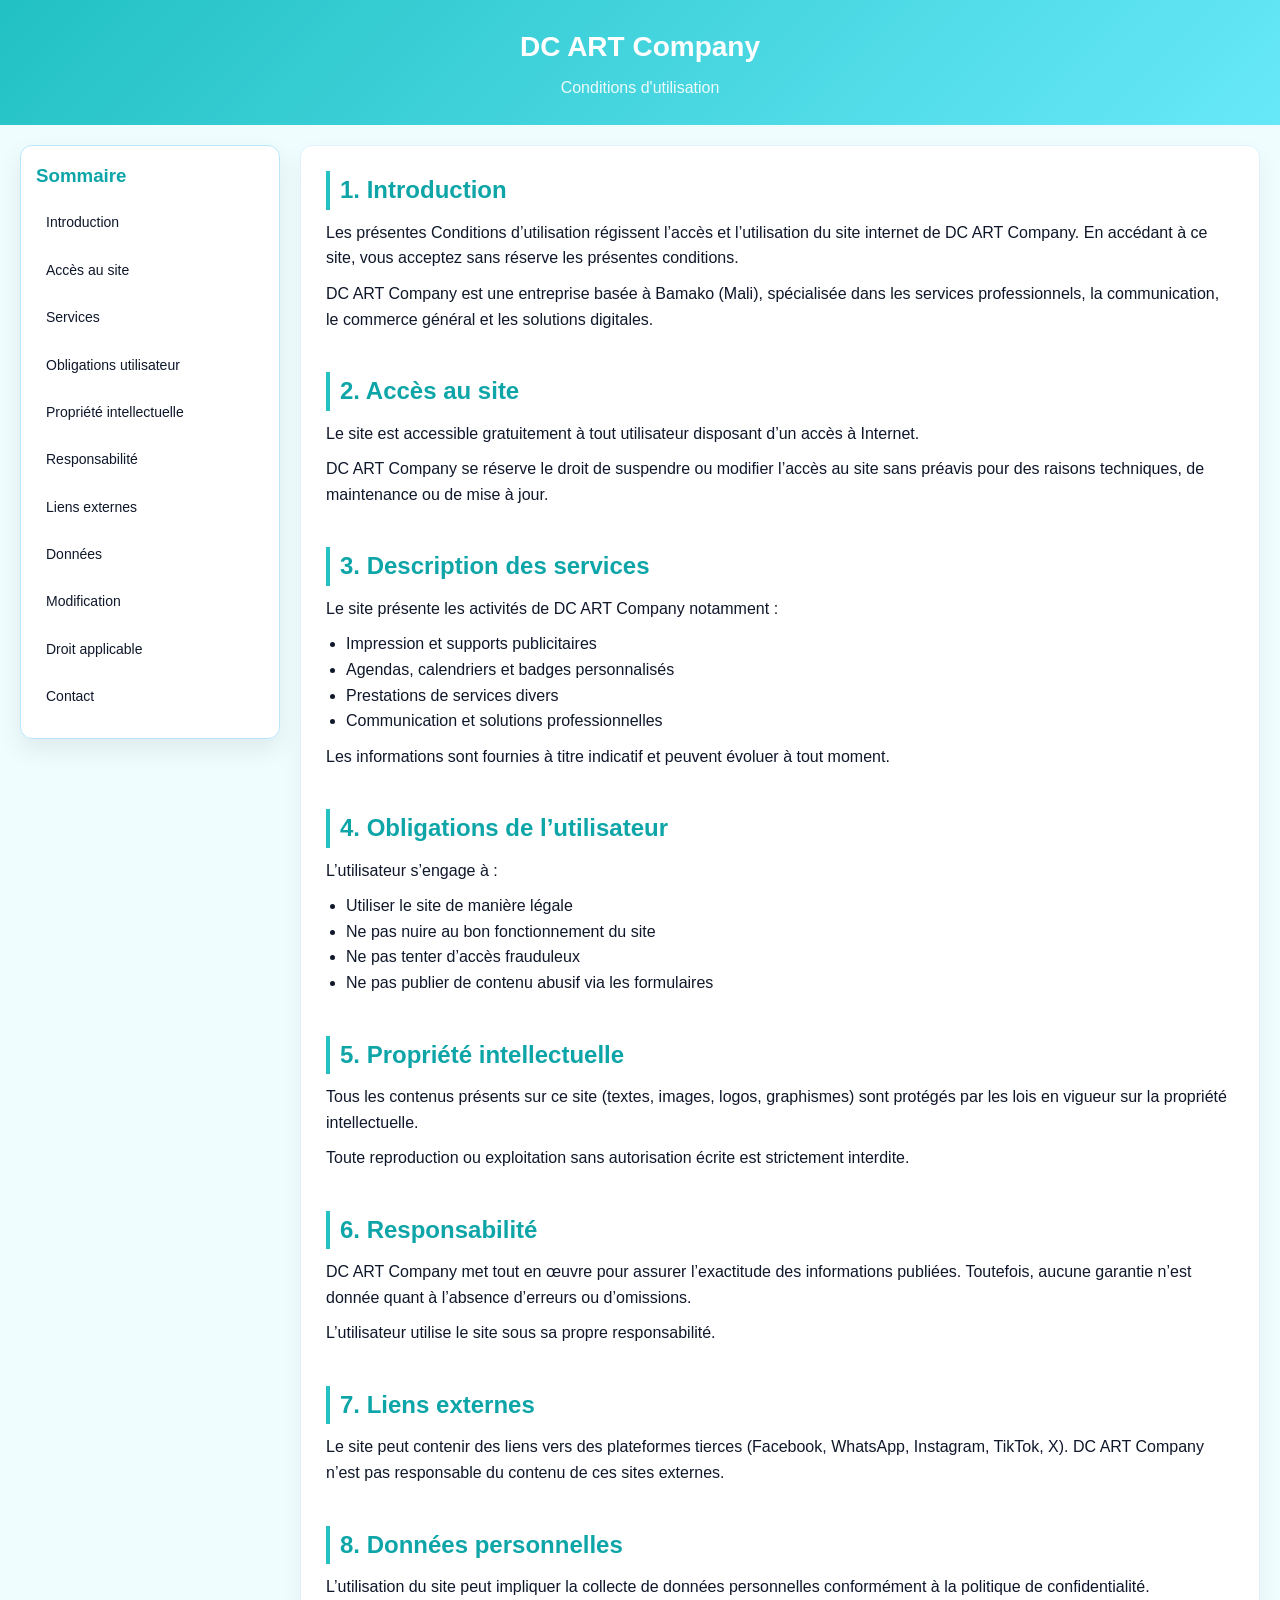
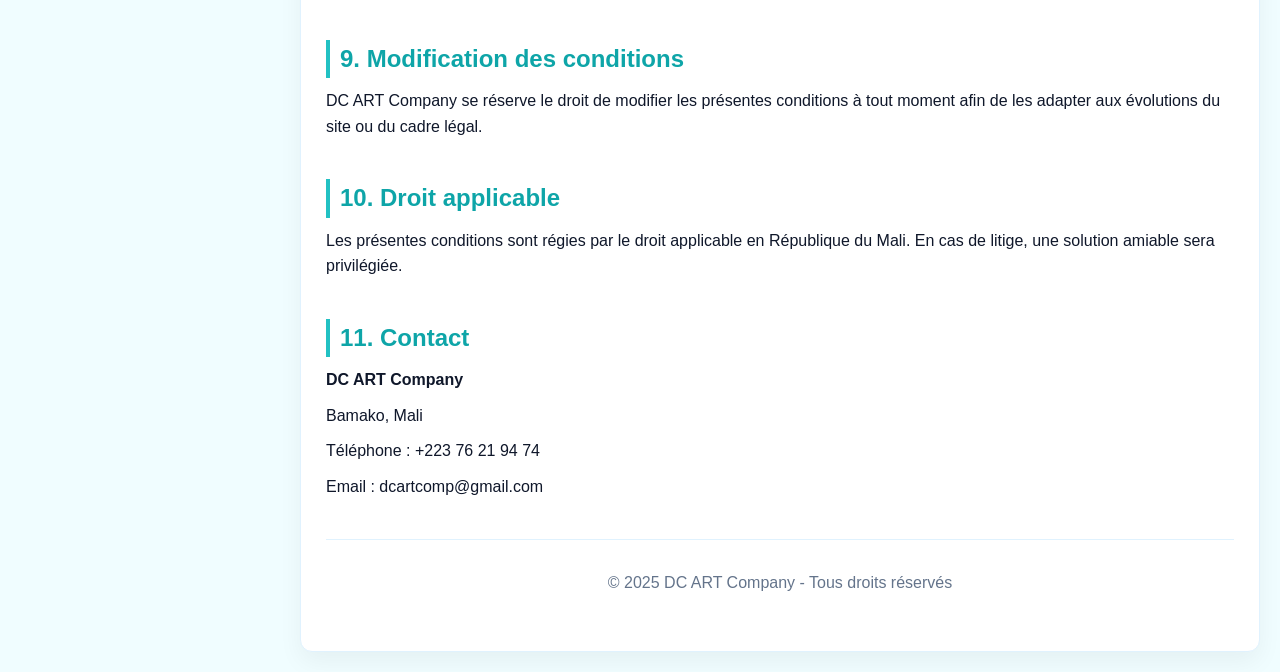
<file: cond.html>
<!DOCTYPE html>
<html lang="fr">
<head>
    <meta charset="UTF-8">
    <meta name="viewport" content="width=device-width, initial-scale=1.0">
    <title>Conditions d'utilisation - DC ART Company</title>

    <link rel="stylesheet" href="cond.css">
    <link rel="stylesheet" href="https://cdnjs.cloudflare.com/ajax/libs/font-awesome/6.5.1/css/all.min.css">
</head>

<body>

<header class="topbar">
    <h1>DC ART Company</h1>
    <p>Conditions d'utilisation</p>
</header>

<div class="container">

    <!-- ================= SIDEBAR ================= -->
    <aside class="sidebar">

        <h3>Sommaire</h3>

        <a href="#intro">Introduction</a>
        <a href="#acces">Accès au site</a>
        <a href="#services">Services</a>
        <a href="#obligations">Obligations utilisateur</a>
        <a href="#propriete">Propriété intellectuelle</a>
        <a href="#responsabilite">Responsabilité</a>
        <a href="#liens">Liens externes</a>
        <a href="#donnees">Données</a>
        <a href="#modification">Modification</a>
        <a href="#droit">Droit applicable</a>
        <a href="#contact">Contact</a>

    </aside>

    <!-- ================= CONTENT ================= -->
    <main class="content">

        <section id="intro">
            <h2>1. Introduction</h2>
            <p>
                Les présentes Conditions d’utilisation régissent l’accès et l’utilisation du site internet de DC ART Company.
                En accédant à ce site, vous acceptez sans réserve les présentes conditions.
            </p>
            <p>
                DC ART Company est une entreprise basée à Bamako (Mali), spécialisée dans les services professionnels,
                la communication, le commerce général et les solutions digitales.
            </p>
        </section>

        <section id="acces">
            <h2>2. Accès au site</h2>
            <p>
                Le site est accessible gratuitement à tout utilisateur disposant d’un accès à Internet.
            </p>
            <p>
                DC ART Company se réserve le droit de suspendre ou modifier l’accès au site sans préavis pour des raisons techniques,
                de maintenance ou de mise à jour.
            </p>
        </section>

        <section id="services">
            <h2>3. Description des services</h2>
            <p>
                Le site présente les activités de DC ART Company notamment :
            </p>
            <ul>
                <li>Impression et supports publicitaires</li>
                <li>Agendas, calendriers et badges personnalisés</li>
                <li>Prestations de services divers</li>
                <li>Communication et solutions professionnelles</li>
            </ul>
            <p>
                Les informations sont fournies à titre indicatif et peuvent évoluer à tout moment.
            </p>
        </section>

        <section id="obligations">
            <h2>4. Obligations de l’utilisateur</h2>
            <p>L’utilisateur s’engage à :</p>
            <ul>
                <li>Utiliser le site de manière légale</li>
                <li>Ne pas nuire au bon fonctionnement du site</li>
                <li>Ne pas tenter d’accès frauduleux</li>
                <li>Ne pas publier de contenu abusif via les formulaires</li>
            </ul>
        </section>

        <section id="propriete">
            <h2>5. Propriété intellectuelle</h2>
            <p>
                Tous les contenus présents sur ce site (textes, images, logos, graphismes) sont protégés par les lois en vigueur
                sur la propriété intellectuelle.
            </p>
            <p>
                Toute reproduction ou exploitation sans autorisation écrite est strictement interdite.
            </p>
        </section>

        <section id="responsabilite">
            <h2>6. Responsabilité</h2>
            <p>
                DC ART Company met tout en œuvre pour assurer l’exactitude des informations publiées.
                Toutefois, aucune garantie n’est donnée quant à l’absence d’erreurs ou d’omissions.
            </p>
            <p>
                L’utilisateur utilise le site sous sa propre responsabilité.
            </p>
        </section>

        <section id="liens">
            <h2>7. Liens externes</h2>
            <p>
                Le site peut contenir des liens vers des plateformes tierces (Facebook, WhatsApp, Instagram, TikTok, X).
                DC ART Company n’est pas responsable du contenu de ces sites externes.
            </p>
        </section>

        <section id="donnees">
            <h2>8. Données personnelles</h2>
            <p>
                L’utilisation du site peut impliquer la collecte de données personnelles conformément à la politique de confidentialité.
            </p>
        </section>

        <section id="modification">
            <h2>9. Modification des conditions</h2>
            <p>
                DC ART Company se réserve le droit de modifier les présentes conditions à tout moment afin de les adapter
                aux évolutions du site ou du cadre légal.
            </p>
        </section>

        <section id="droit">
            <h2>10. Droit applicable</h2>
            <p>
                Les présentes conditions sont régies par le droit applicable en République du Mali.
                En cas de litige, une solution amiable sera privilégiée.
            </p>
        </section>

        <section id="contact">
            <h2>11. Contact</h2>

            <p><strong>DC ART Company</strong></p>
            <p>Bamako, Mali</p>
            <p>Téléphone : +223 76 21 94 74</p>
            <p>Email : dcartcomp@gmail.com</p>

        </section>

        <footer class="footer">
            <p>© 2025 DC ART Company - Tous droits réservés</p>
        </footer>

    </main>

</div>

</body>
</html>
</file>
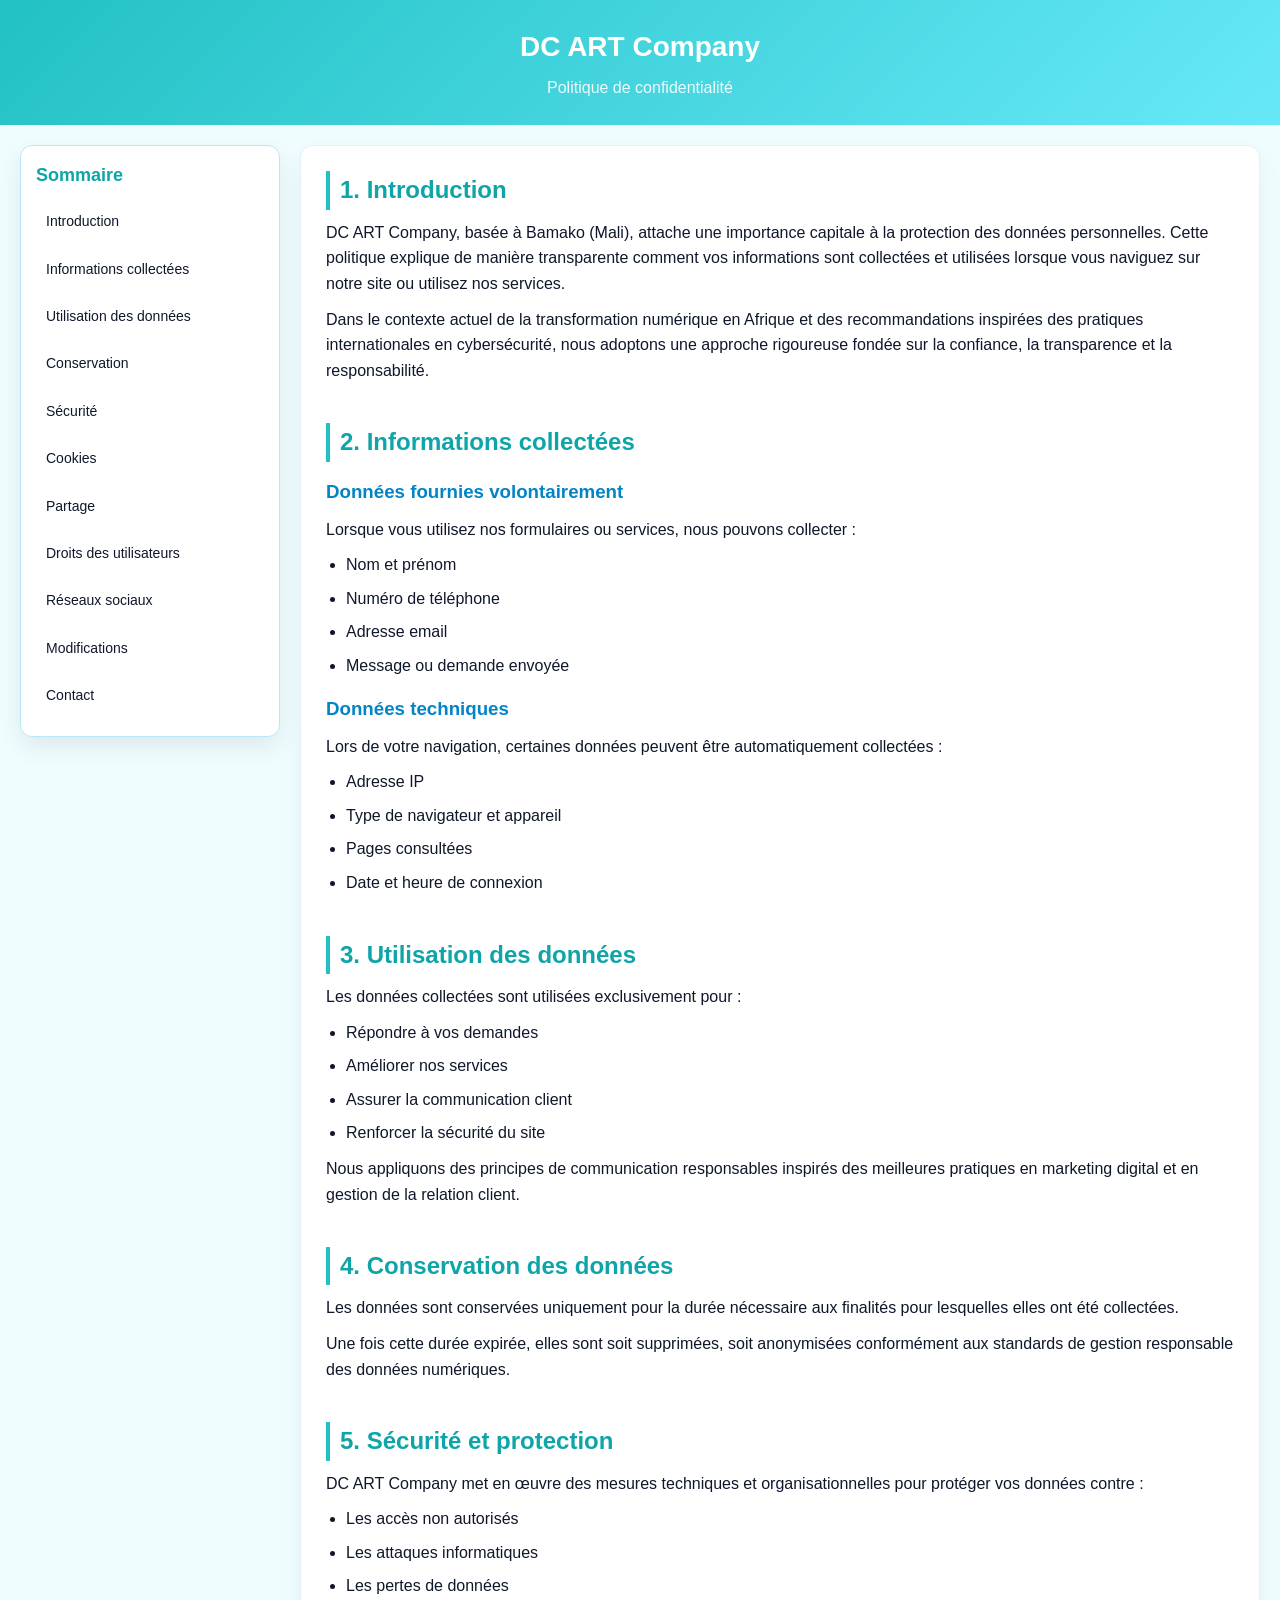
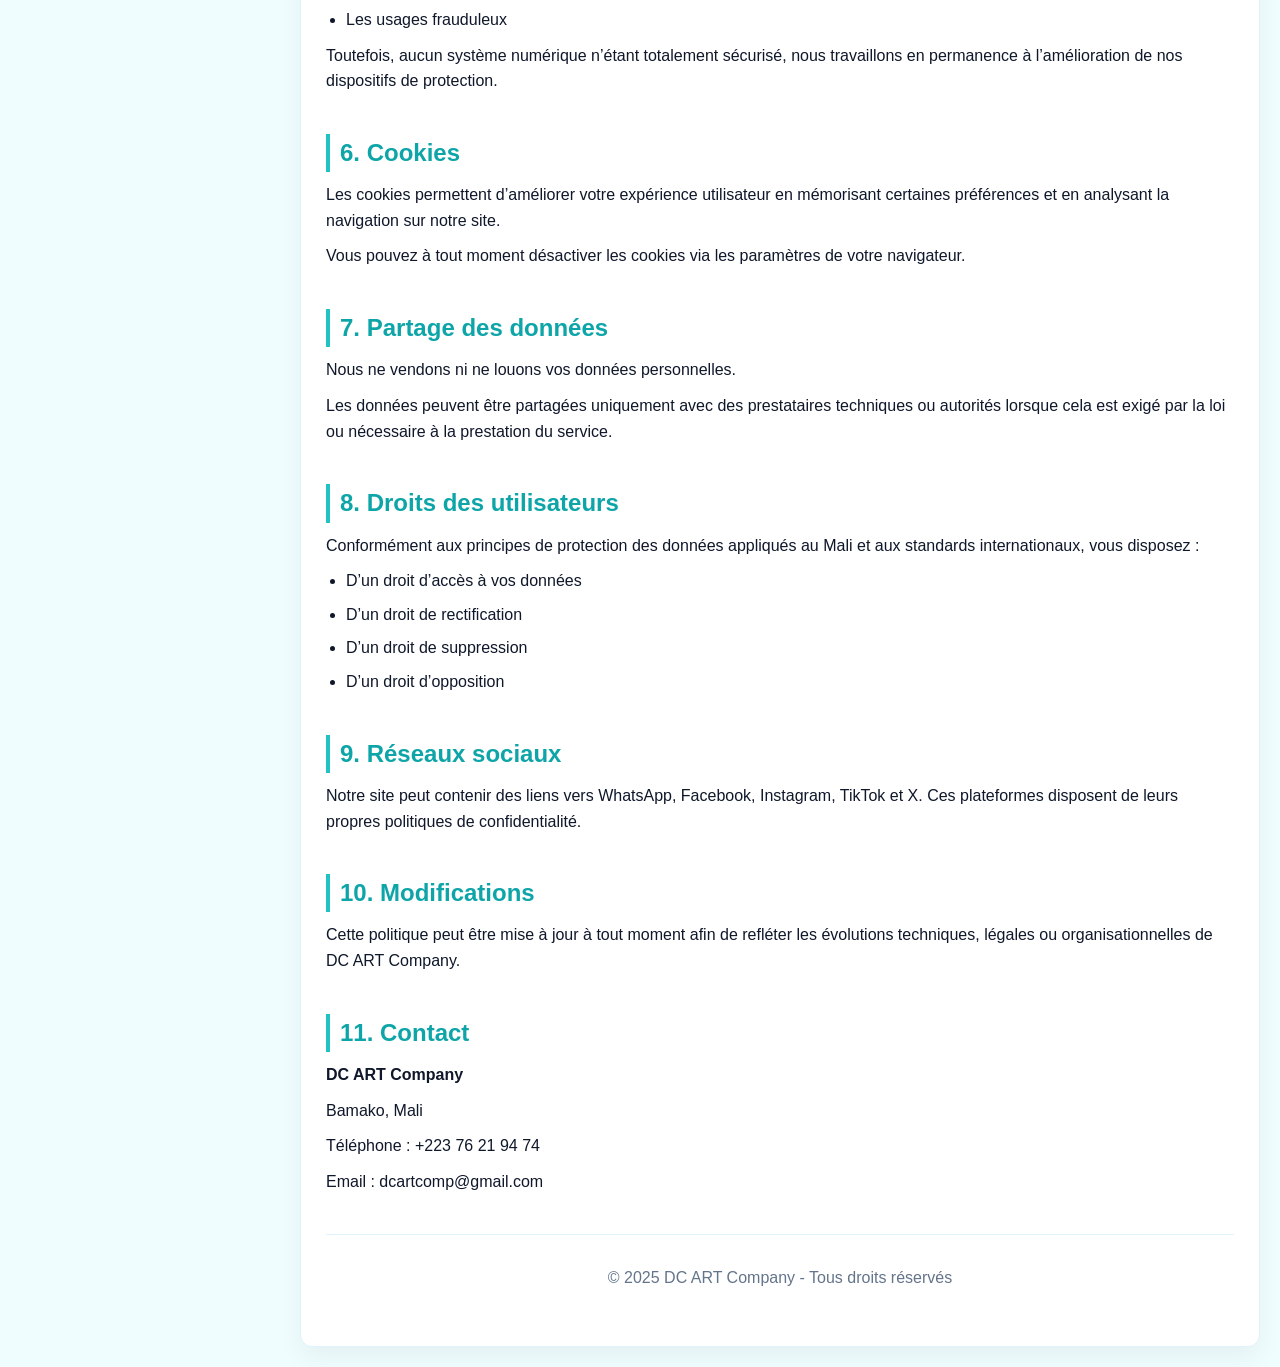
<file: poli.html>
<!DOCTYPE html>
<html lang="fr">
<head>
    <meta charset="UTF-8">
    <meta name="viewport" content="width=device-width, initial-scale=1.0">
    <title>Politique de confidentialité - DC ART Company</title>

    <link rel="stylesheet" href="poli.css">
    <link rel="stylesheet" href="https://cdnjs.cloudflare.com/ajax/libs/font-awesome/6.5.1/css/all.min.css">
</head>

<body>

<header class="topbar">
    <h1>DC ART Company</h1>
    <p>Politique de confidentialité</p>
</header>

<div class="container">

    <!-- ================= SIDEBAR ================= -->
    <aside class="sidebar">

        <h3>Sommaire</h3>

        <a href="#intro">Introduction</a>
        <a href="#collecte">Informations collectées</a>
        <a href="#utilisation">Utilisation des données</a>
        <a href="#conservation">Conservation</a>
        <a href="#securite">Sécurité</a>
        <a href="#cookies">Cookies</a>
        <a href="#partage">Partage</a>
        <a href="#droits">Droits des utilisateurs</a>
        <a href="#liens">Réseaux sociaux</a>
        <a href="#modification">Modifications</a>
        <a href="#contact">Contact</a>

    </aside>

    <!-- ================= CONTENT ================= -->
    <main class="content">

        <section id="intro">
            <h2>1. Introduction</h2>
            <p>
                DC ART Company, basée à Bamako (Mali), attache une importance capitale à la protection des données personnelles.
                Cette politique explique de manière transparente comment vos informations sont collectées et utilisées lorsque vous
                naviguez sur notre site ou utilisez nos services.
            </p>
            <p>
                Dans le contexte actuel de la transformation numérique en Afrique et des recommandations inspirées des pratiques
                internationales en cybersécurité, nous adoptons une approche rigoureuse fondée sur la confiance, la transparence
                et la responsabilité.
            </p>
        </section>

        <section id="collecte">
            <h2>2. Informations collectées</h2>

            <h3>Données fournies volontairement</h3>
            <p>
                Lorsque vous utilisez nos formulaires ou services, nous pouvons collecter :
            </p>
            <ul>
                <li>Nom et prénom</li>
                <li>Numéro de téléphone</li>
                <li>Adresse email</li>
                <li>Message ou demande envoyée</li>
            </ul>

            <h3>Données techniques</h3>
            <p>
                Lors de votre navigation, certaines données peuvent être automatiquement collectées :
            </p>
            <ul>
                <li>Adresse IP</li>
                <li>Type de navigateur et appareil</li>
                <li>Pages consultées</li>
                <li>Date et heure de connexion</li>
            </ul>
        </section>

        <section id="utilisation">
            <h2>3. Utilisation des données</h2>
            <p>
                Les données collectées sont utilisées exclusivement pour :
            </p>
            <ul>
                <li>Répondre à vos demandes</li>
                <li>Améliorer nos services</li>
                <li>Assurer la communication client</li>
                <li>Renforcer la sécurité du site</li>
            </ul>
            <p>
                Nous appliquons des principes de communication responsables inspirés des meilleures pratiques en marketing digital
                et en gestion de la relation client.
            </p>
        </section>

        <section id="conservation">
            <h2>4. Conservation des données</h2>
            <p>
                Les données sont conservées uniquement pour la durée nécessaire aux finalités pour lesquelles elles ont été collectées.
            </p>
            <p>
                Une fois cette durée expirée, elles sont soit supprimées, soit anonymisées conformément aux standards de gestion
                responsable des données numériques.
            </p>
        </section>

        <section id="securite">
            <h2>5. Sécurité et protection</h2>
            <p>
                DC ART Company met en œuvre des mesures techniques et organisationnelles pour protéger vos données contre :
            </p>
            <ul>
                <li>Les accès non autorisés</li>
                <li>Les attaques informatiques</li>
                <li>Les pertes de données</li>
                <li>Les usages frauduleux</li>
            </ul>
            <p>
                Toutefois, aucun système numérique n’étant totalement sécurisé, nous travaillons en permanence à l’amélioration
                de nos dispositifs de protection.
            </p>
        </section>

        <section id="cookies">
            <h2>6. Cookies</h2>
            <p>
                Les cookies permettent d’améliorer votre expérience utilisateur en mémorisant certaines préférences et en analysant
                la navigation sur notre site.
            </p>
            <p>
                Vous pouvez à tout moment désactiver les cookies via les paramètres de votre navigateur.
            </p>
        </section>

        <section id="partage">
            <h2>7. Partage des données</h2>
            <p>
                Nous ne vendons ni ne louons vos données personnelles.
            </p>
            <p>
                Les données peuvent être partagées uniquement avec des prestataires techniques ou autorités lorsque cela est exigé
                par la loi ou nécessaire à la prestation du service.
            </p>
        </section>

        <section id="droits">
            <h2>8. Droits des utilisateurs</h2>
            <p>
                Conformément aux principes de protection des données appliqués au Mali et aux standards internationaux, vous disposez :
            </p>
            <ul>
                <li>D’un droit d’accès à vos données</li>
                <li>D’un droit de rectification</li>
                <li>D’un droit de suppression</li>
                <li>D’un droit d’opposition</li>
            </ul>
        </section>

        <section id="liens">
            <h2>9. Réseaux sociaux</h2>
            <p>
                Notre site peut contenir des liens vers WhatsApp, Facebook, Instagram, TikTok et X.
                Ces plateformes disposent de leurs propres politiques de confidentialité.
            </p>
        </section>

        <section id="modification">
            <h2>10. Modifications</h2>
            <p>
                Cette politique peut être mise à jour à tout moment afin de refléter les évolutions techniques, légales ou
                organisationnelles de DC ART Company.
            </p>
        </section>

        <section id="contact">
            <h2>11. Contact</h2>

            <p><strong>DC ART Company</strong></p>
            <p>Bamako, Mali</p>
            <p>Téléphone : +223 76 21 94 74</p>
            <p>Email : dcartcomp@gmail.com</p>

        </section>

        <footer class="footer">
            <p>© 2025 DC ART Company - Tous droits réservés</p>
        </footer>

    </main>

</div>

</body>
</html>
</file>
<file: cond.css>
/* ========================= */
/* BASE */
/* ========================= */

*{
    margin:0;
    padding:0;
    box-sizing:border-box;
    font-family: Arial, Helvetica, sans-serif;
}

body{
    background:#f0fdff;
    color:#0f172a;
    line-height:1.6;
}

/* ========================= */
/* TOP BAR */
/* ========================= */

.topbar{
    background: linear-gradient(135deg,#22c1c3,#67e8f9);
    color:white;
    padding:25px;
    text-align:center;
}

.topbar h1{
    font-size:28px;
}

.topbar p{
    opacity:0.9;
    margin-top:5px;
}

/* ========================= */
/* CONTAINER */
/* ========================= */

.container{
    display:flex;
    align-items:flex-start;
    justify-content:space-between;
    padding:20px;
    gap:20px;
}

/* ========================= */
/* SIDEBAR */
/* ========================= */

.sidebar{
    position:sticky;
    top:20px;
    width:260px;
    background:#ffffff;
    border-radius:12px;
    padding:15px;
    box-shadow:0 10px 25px rgba(0,0,0,0.08);
    border:1px solid #bae6fd;
}

.sidebar h3{
    margin-bottom:10px;
    color:#0ea5a8;
}

.sidebar a{
    display:block;
    padding:10px;
    margin:5px 0;
    text-decoration:none;
    color:#0f172a;
    border-radius:8px;
    transition:0.3s;
    font-size:14px;
}

.sidebar a:hover{
    background:#e0f7fa;
    color:#0ea5a8;
    transform:translateX(5px);
}

/* ========================= */
/* CONTENT */
/* ========================= */

.content{
    flex:1;
    background:white;
    padding:25px;
    border-radius:12px;
    box-shadow:0 10px 25px rgba(0,0,0,0.05);
    border:1px solid #e0f2fe;
}

.content section{
    margin-bottom:40px;
    scroll-margin-top:100px;
}

.content h2{
    color:#0ea5a8;
    margin-bottom:10px;
    border-left:4px solid #22c1c3;
    padding-left:10px;
}

.content p{
    margin:10px 0;
}

.content ul{
    margin-left:20px;
}

/* ========================= */
/* FOOTER */
/* ========================= */

.footer{
    text-align:center;
    padding:20px;
    margin-top:30px;
    border-top:1px solid #e0f2fe;
    color:#64748b;
}

/* ========================= */
/* SMOOTH SCROLL */
/* ========================= */

html{
    scroll-behavior:smooth;
}

/* ========================= */
/* RESPONSIVE */
/* ========================= */

@media all and (max-width:1024px){

    .container{
        flex-direction:column;
    }

    .sidebar{
        position:relative;
        width:100%;
        display:flex;
        flex-wrap:wrap;
        gap:10px;
        justify-content:center;
    }

    .sidebar h3{
        width:100%;
        text-align:center;
    }

    .sidebar a{
        display:inline-block;
        background:#f0fdff;
        border:1px solid #bae6fd;
        padding:8px 12px;
        font-size:13px;
    }

    .content{
        padding:15px;
    }
}
</file>
<file: poli.css>
/* ========================= */
/* BASE */
/* ========================= */

*{
    margin:0;
    padding:0;
    box-sizing:border-box;
    font-family: Arial, Helvetica, sans-serif;
}

body{
    background:#f0fdff;
    color:#0f172a;
    line-height:1.6;
}

/* ========================= */
/* TOP BAR */
/* ========================= */

.topbar{
    background: linear-gradient(135deg,#22c1c3,#67e8f9);
    color:white;
    padding:25px;
    text-align:center;
}

.topbar h1{
    font-size:28px;
}

.topbar p{
    opacity:0.9;
    margin-top:5px;
}

/* ========================= */
/* CONTAINER */
/* ========================= */

.container{
    display:flex;
    align-items:flex-start;
    justify-content:space-between;
    padding:20px;
    gap:20px;
}

/* ========================= */
/* SIDEBAR (PC) */
/* ========================= */

.sidebar{
    position:sticky;
    top:20px;
    width:260px;
    background:#ffffff;
    border-radius:12px;
    padding:15px;
    box-shadow:0 10px 25px rgba(0,0,0,0.08);
    height:max-content;
    border:1px solid #bae6fd;
}

.sidebar h3{
    margin-bottom:10px;
    color:#0ea5a8;
    font-size:18px;
}

.sidebar a{
    display:block;
    padding:10px;
    margin:5px 0;
    text-decoration:none;
    color:#0f172a;
    border-radius:8px;
    transition:0.3s;
    font-size:14px;
}

.sidebar a:hover{
    background:#e0f7fa;
    color:#0ea5a8;
    transform:translateX(5px);
}

/* ========================= */
/* CONTENT */
/* ========================= */

.content{
    flex:1;
    background:white;
    padding:25px;
    border-radius:12px;
    box-shadow:0 10px 25px rgba(0,0,0,0.05);
    border:1px solid #e0f2fe;
}

.content section{
    margin-bottom:40px;
    scroll-margin-top:100px;
}

.content h2{
    color:#0ea5a8;
    margin-bottom:10px;
    border-left:4px solid #22c1c3;
    padding-left:10px;
}

.content h3{
    margin-top:15px;
    color:#0284c7;
}

.content p{
    margin:10px 0;
}

.content ul{
    margin-left:20px;
    margin-top:10px;
}

.content ul li{
    margin-bottom:8px;
}

/* ========================= */
/* FOOTER */
/* ========================= */

.footer{
    text-align:center;
    padding:20px;
    margin-top:30px;
    border-top:1px solid #e0f2fe;
    color:#64748b;
}

/* ========================= */
/* SMOOTH SCROLL */
/* ========================= */

html{
    scroll-behavior:smooth;
}

/* ========================= */
/* RESPONSIVE TABLET + MOBILE */
/* ========================= */

@media all and (max-width:1024px){

    .container{
        flex-direction:column;
    }

    .sidebar{
        position:relative;
        width:100%;
        display:flex;
        flex-wrap:wrap;
        justify-content:center;
        gap:10px;
    }

    .sidebar h3{
        width:100%;
        text-align:center;
    }

    .sidebar a{
        display:inline-block;
        background:#f0fdff;
        border:1px solid #bae6fd;
        padding:8px 12px;
        font-size:13px;
    }

    .content{
        padding:15px;
    }
}
</file>
